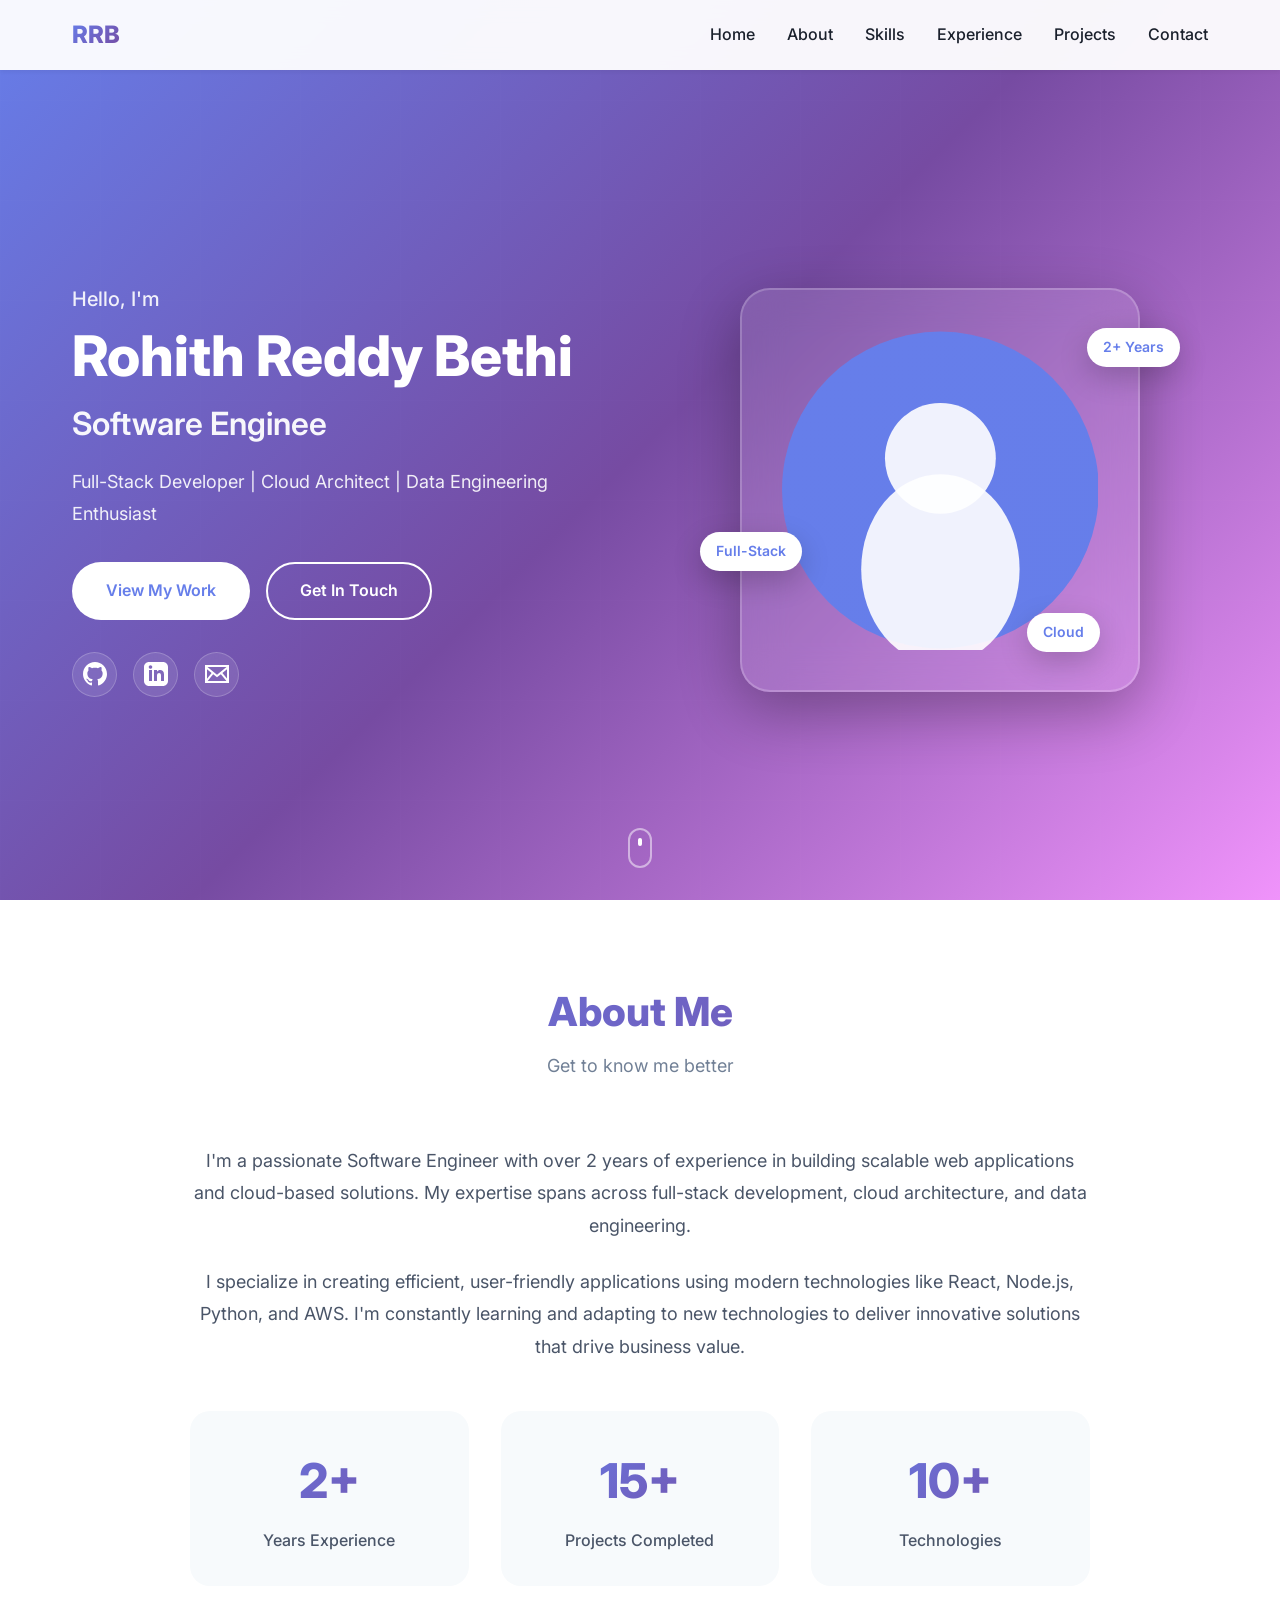
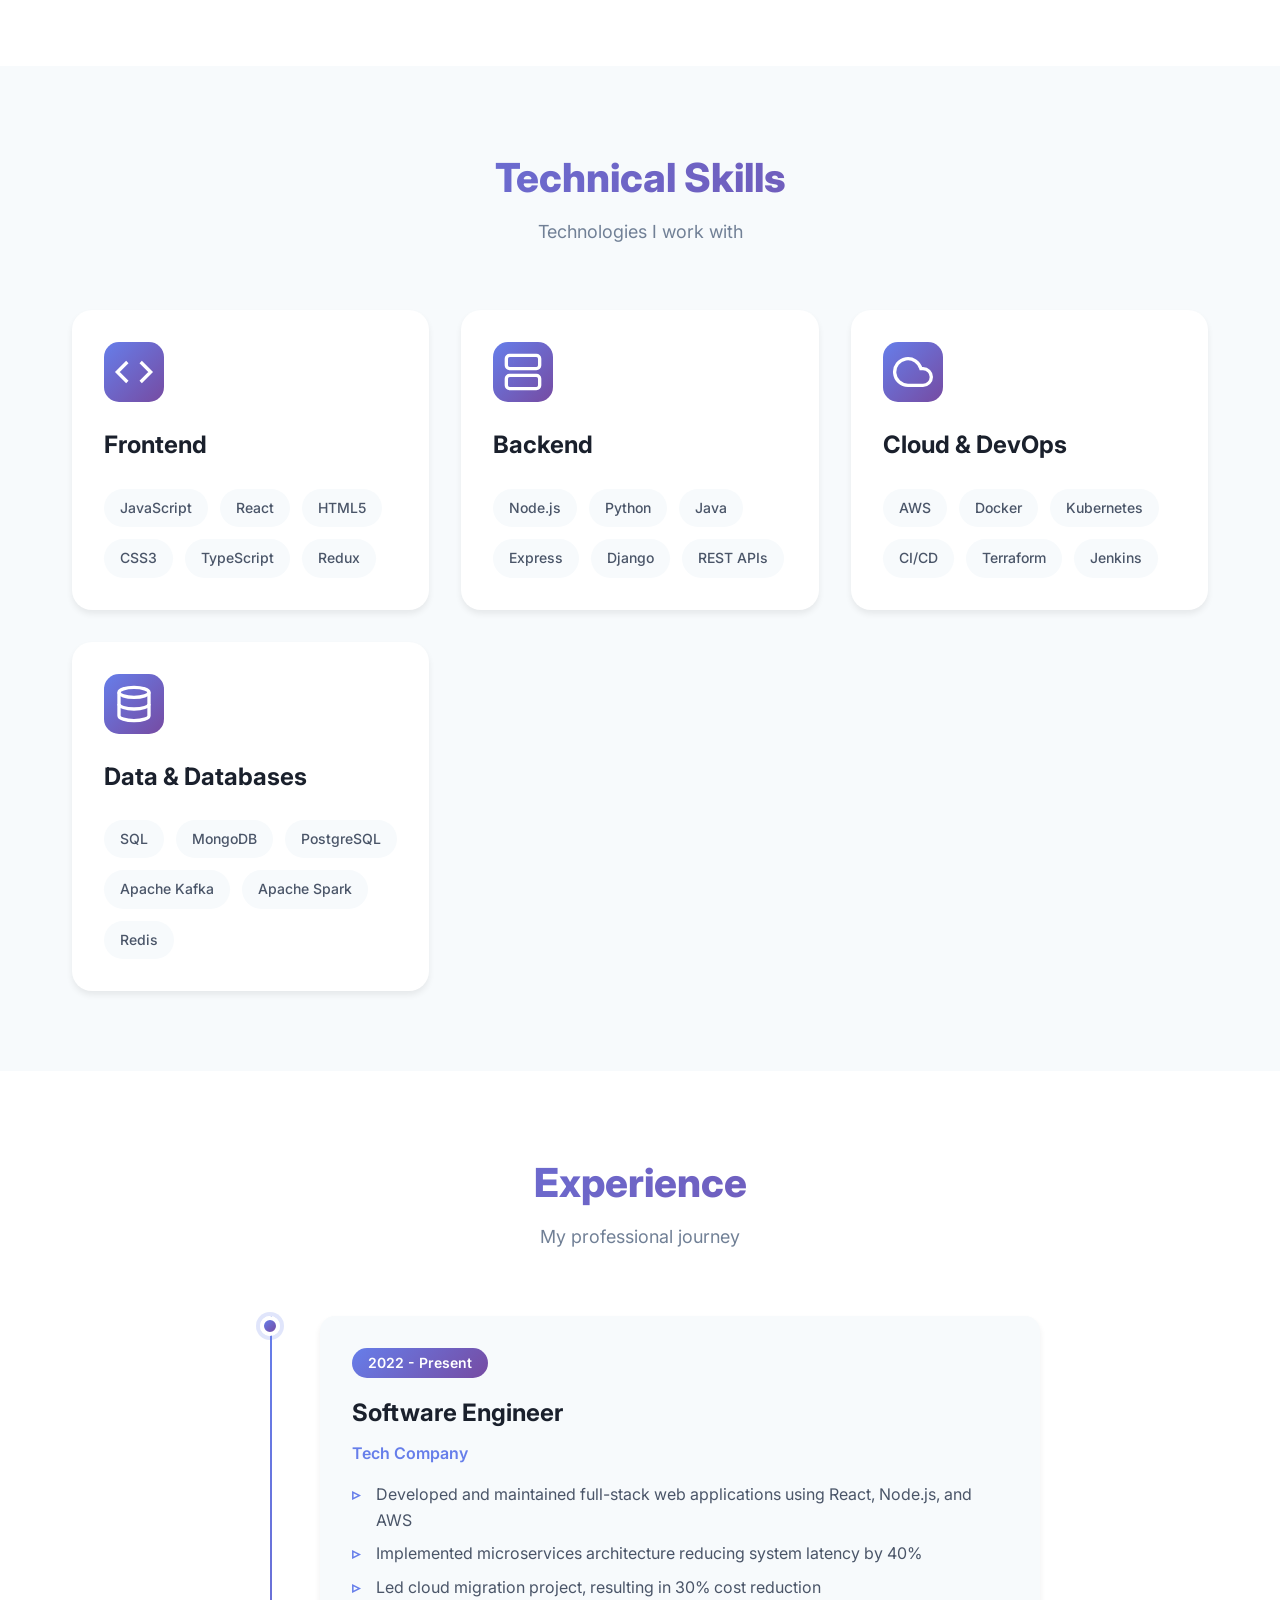
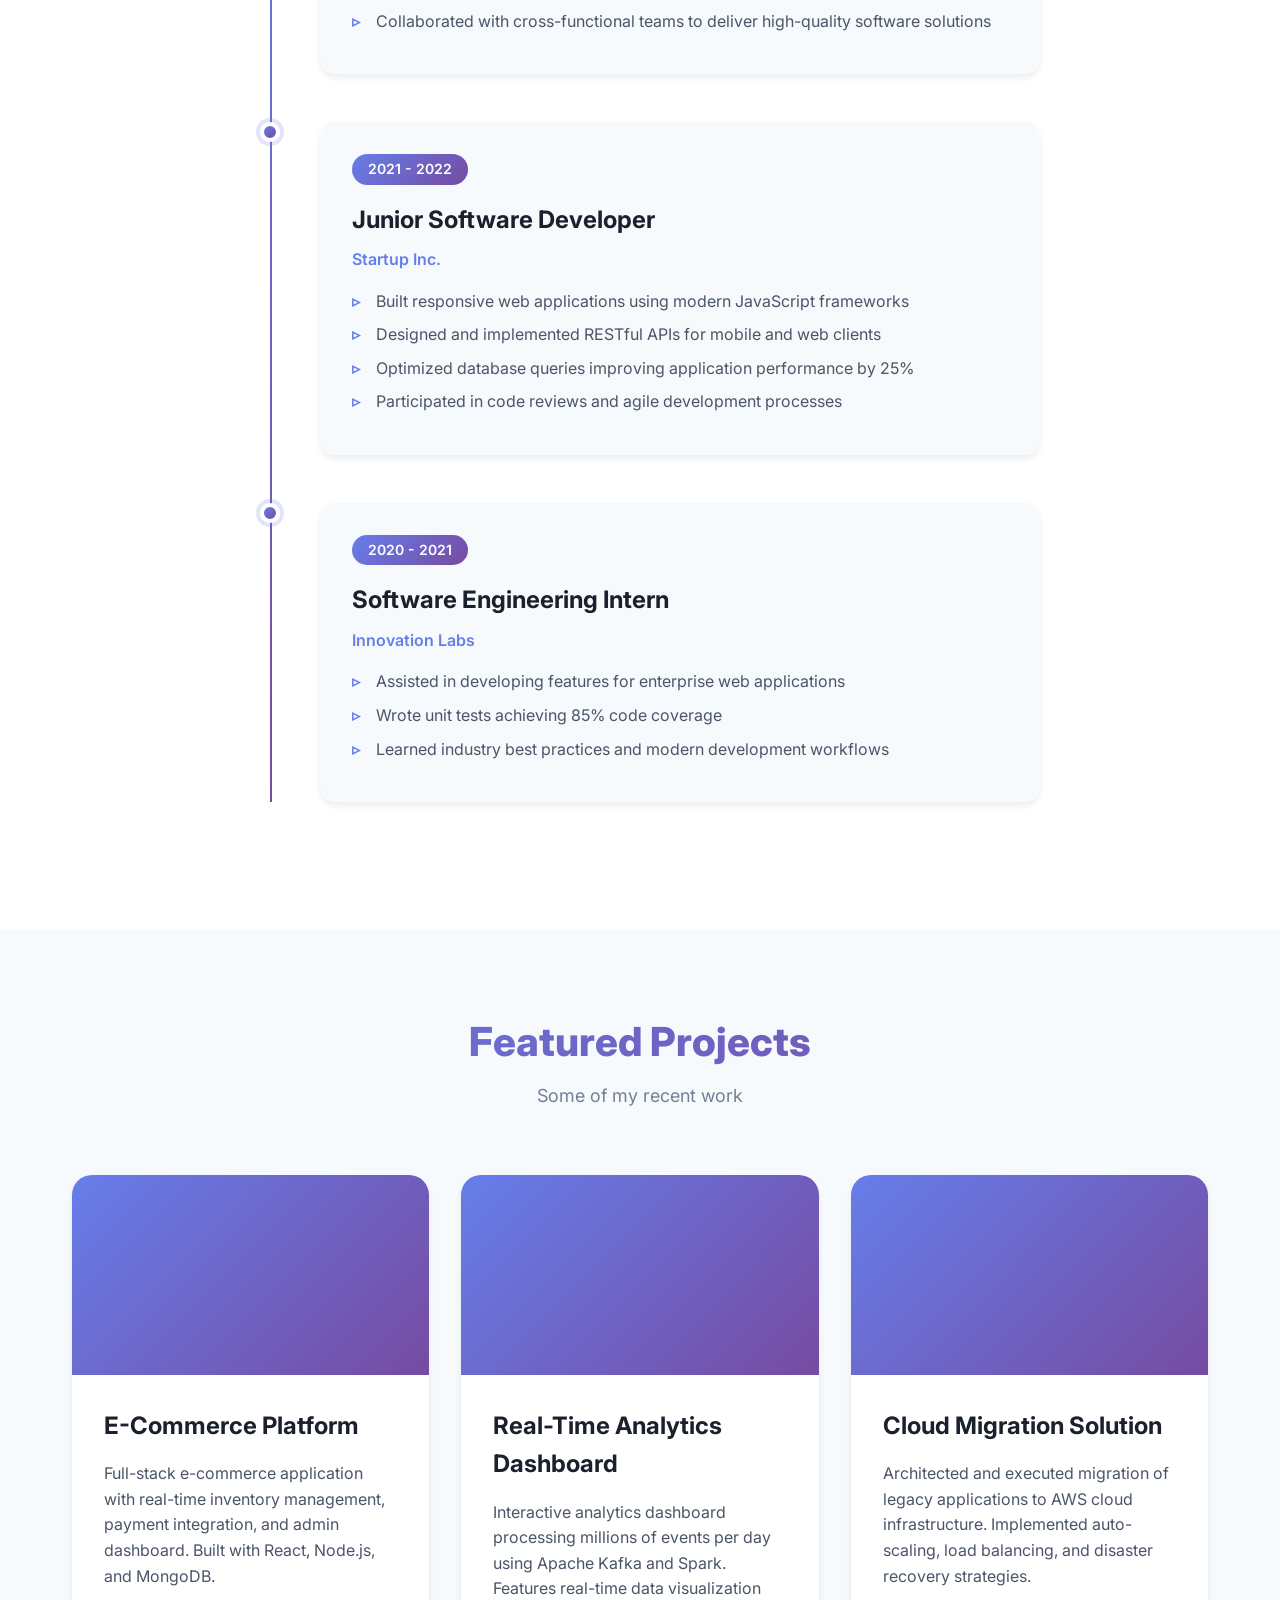
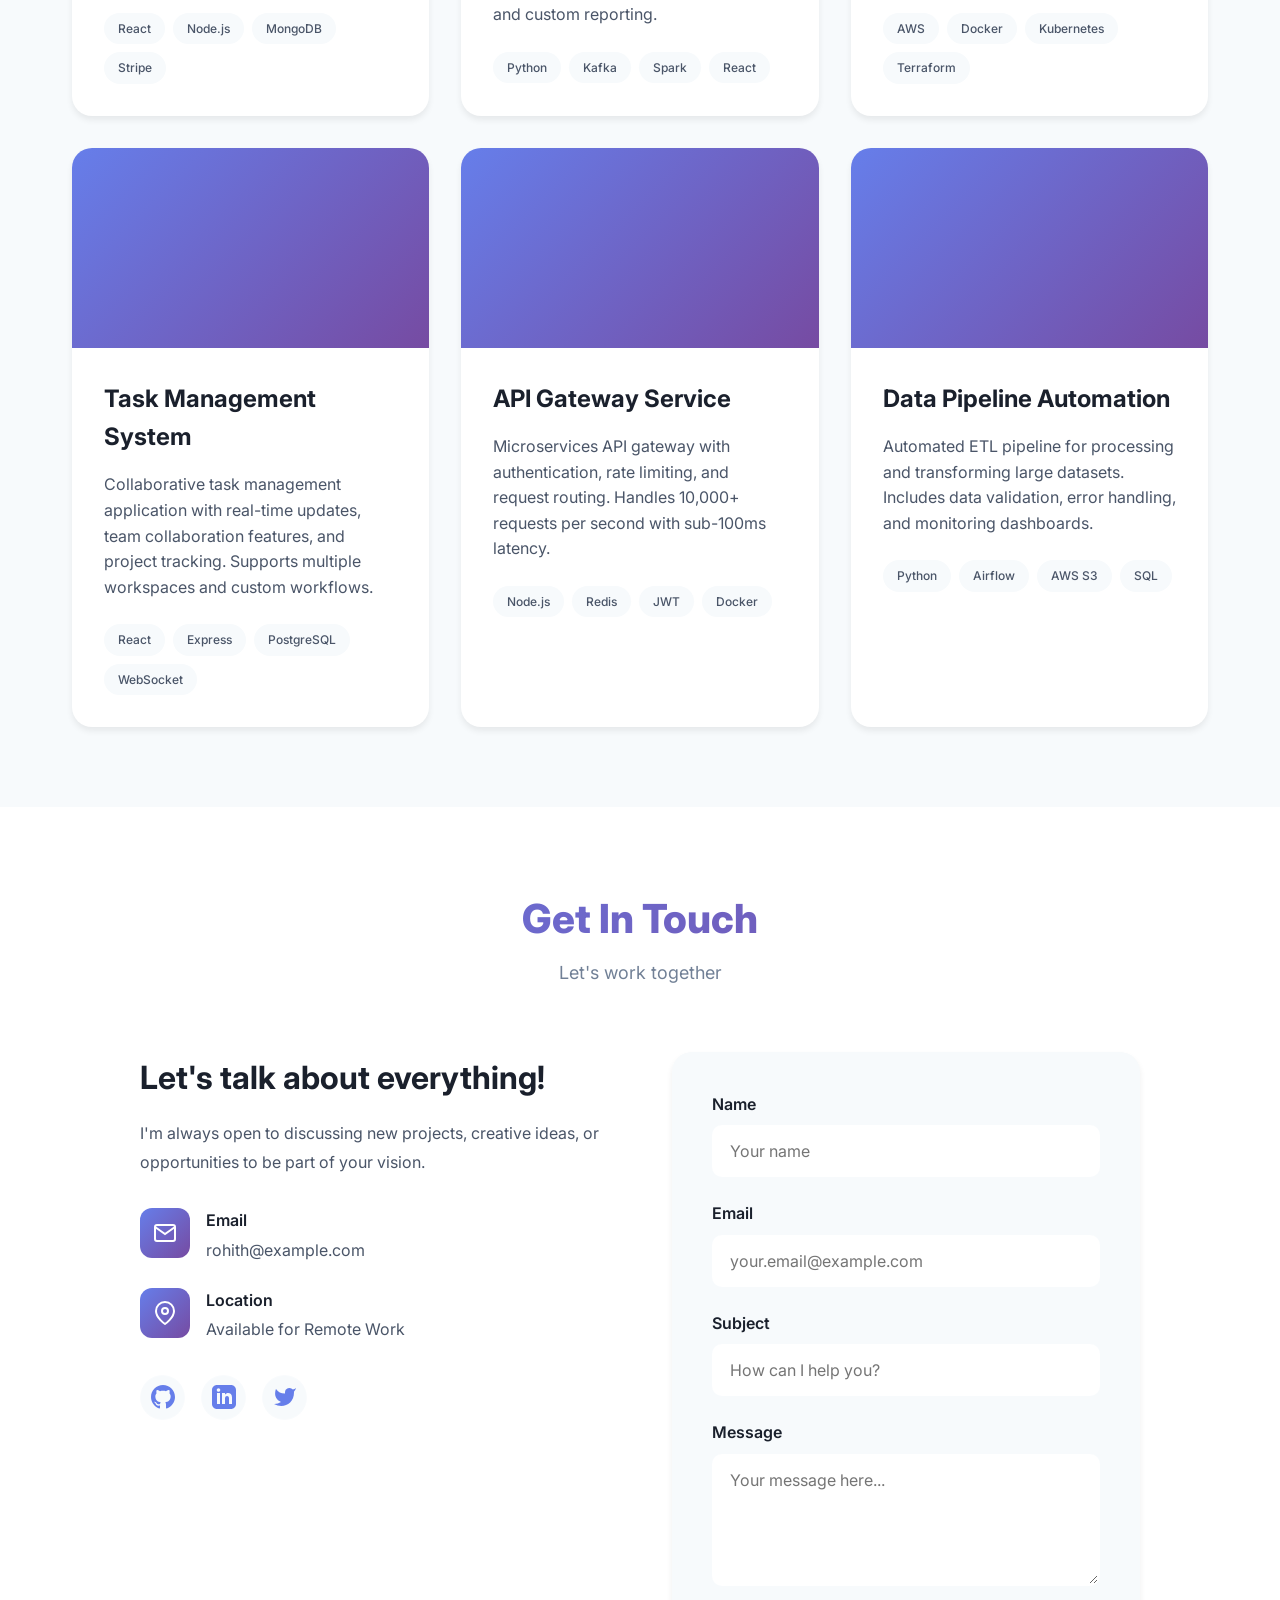
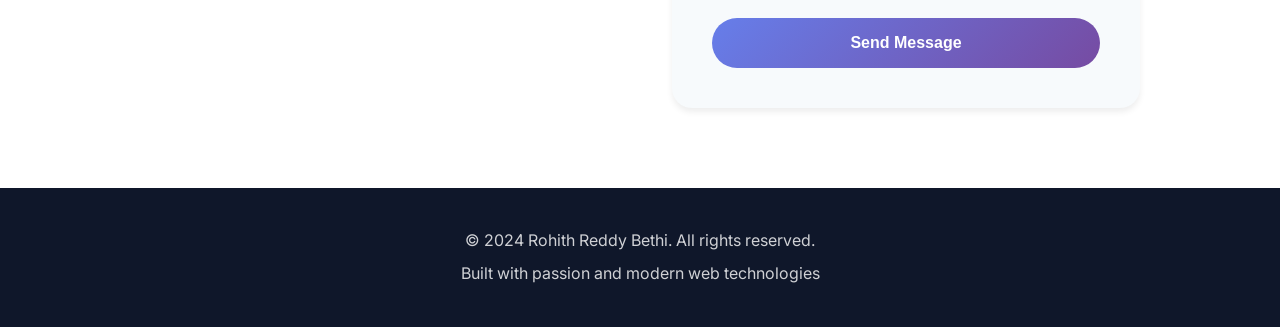
<file: index.html>
<!DOCTYPE html>
<html lang="en">
<head>
    <meta charset="UTF-8">
    <meta name="viewport" content="width=device-width, initial-scale=1.0">
    <title>Rohith Reddy Bethi - Software Engineer Portfolio</title>
    <link rel="stylesheet" href="styles.css">
    <link rel="preconnect" href="https://fonts.googleapis.com">
    <link rel="preconnect" href="https://fonts.gstatic.com" crossorigin>
    <link href="https://fonts.googleapis.com/css2?family=Inter:wght@300;400;500;600;700;800&family=Fira+Code:wght@400;500&display=swap" rel="stylesheet">
</head>
<body>
    <!-- Navigation -->
    <nav class="navbar" id="navbar">
        <div class="nav-container">
            <div class="nav-logo">
                <span class="logo-text">RRB</span>
            </div>
            <ul class="nav-menu" id="nav-menu">
                <li><a href="#home" class="nav-link">Home</a></li>
                <li><a href="#about" class="nav-link">About</a></li>
                <li><a href="#skills" class="nav-link">Skills</a></li>
                <li><a href="#experience" class="nav-link">Experience</a></li>
                <li><a href="#projects" class="nav-link">Projects</a></li>
                <li><a href="#contact" class="nav-link">Contact</a></li>
            </ul>
            <div class="hamburger" id="hamburger">
                <span></span>
                <span></span>
                <span></span>
            </div>
        </div>
    </nav>

    <!-- Hero Section -->
    <section id="home" class="hero">
        <div class="hero-container">
            <div class="hero-content">
                <div class="hero-text">
                    <p class="hero-greeting">Hello, I'm</p>
                    <h1 class="hero-name">Rohith Reddy Bethi</h1>
                    <h2 class="hero-title">Software Engineer</h2>
                    <p class="hero-description">
                        Full-Stack Developer | Cloud Architect | Data Engineering Enthusiast
                    </p>
                    <div class="hero-buttons">
                        <a href="#projects" class="btn btn-primary">View My Work</a>
                        <a href="#contact" class="btn btn-secondary">Get In Touch</a>
                    </div>
                    <div class="hero-social">
                        <a href="https://github.com/rohithreddy" target="_blank" class="social-link" aria-label="GitHub">
                            <svg width="24" height="24" viewBox="0 0 24 24" fill="currentColor">
                                <path d="M12 0c-6.626 0-12 5.373-12 12 0 5.302 3.438 9.8 8.207 11.387.599.111.793-.261.793-.577v-2.234c-3.338.726-4.033-1.416-4.033-1.416-.546-1.387-1.333-1.756-1.333-1.756-1.089-.745.083-.729.083-.729 1.205.084 1.839 1.237 1.839 1.237 1.07 1.834 2.807 1.304 3.492.997.107-.775.418-1.305.762-1.604-2.665-.305-5.467-1.334-5.467-5.931 0-1.311.469-2.381 1.236-3.221-.124-.303-.535-1.524.117-3.176 0 0 1.008-.322 3.301 1.23.957-.266 1.983-.399 3.003-.404 1.02.005 2.047.138 3.006.404 2.291-1.552 3.297-1.23 3.297-1.23.653 1.653.242 2.874.118 3.176.77.84 1.235 1.911 1.235 3.221 0 4.609-2.807 5.624-5.479 5.921.43.372.823 1.102.823 2.222v3.293c0 .319.192.694.801.576 4.765-1.589 8.199-6.086 8.199-11.386 0-6.627-5.373-12-12-12z"/>
                            </svg>
                        </a>
                        <a href="https://linkedin.com/in/rohithreddy" target="_blank" class="social-link" aria-label="LinkedIn">
                            <svg width="24" height="24" viewBox="0 0 24 24" fill="currentColor">
                                <path d="M19 0h-14c-2.761 0-5 2.239-5 5v14c0 2.761 2.239 5 5 5h14c2.762 0 5-2.239 5-5v-14c0-2.761-2.238-5-5-5zm-11 19h-3v-11h3v11zm-1.5-12.268c-.966 0-1.75-.79-1.75-1.764s.784-1.764 1.75-1.764 1.75.79 1.75 1.764-.783 1.764-1.75 1.764zm13.5 12.268h-3v-5.604c0-3.368-4-3.113-4 0v5.604h-3v-11h3v1.765c1.396-2.586 7-2.777 7 2.476v6.759z"/>
                            </svg>
                        </a>
                        <a href="mailto:rohith@example.com" class="social-link" aria-label="Email">
                            <svg width="24" height="24" viewBox="0 0 24 24" fill="currentColor">
                                <path d="M0 3v18h24v-18h-24zm6.623 7.929l-4.623 5.712v-9.458l4.623 3.746zm-4.141-5.929h19.035l-9.517 7.713-9.518-7.713zm5.694 7.188l3.824 3.099 3.83-3.104 5.612 6.817h-18.779l5.513-6.812zm9.208-1.264l4.616-3.741v9.348l-4.616-5.607z"/>
                            </svg>
                        </a>
                    </div>
                </div>
                <div class="hero-image">
                    <div class="profile-card">
                        <div class="profile-img-wrapper">
                            <div class="profile-img">
                                <svg viewBox="0 0 200 200" fill="none" xmlns="http://www.w3.org/2000/svg">
                                    <circle cx="100" cy="100" r="100" fill="url(#gradient1)"/>
                                    <circle cx="100" cy="80" r="35" fill="white" opacity="0.9"/>
                                    <ellipse cx="100" cy="150" rx="50" ry="60" fill="white" opacity="0.9"/>
                                    <defs>
                                        <linearGradient id="gradient1" x1="0" y1="0" x2="200" y2="200">
                                            <stop offset="0%" stop-color="#667eea"/>
                                            <stop offset="100%" stop-color="#764ba2"/>
                                        </linearGradient>
                                    </defs>
                                </svg>
                            </div>
                        </div>
                        <div class="floating-badge badge-1">2+ Years</div>
                        <div class="floating-badge badge-2">Full-Stack</div>
                        <div class="floating-badge badge-3">Cloud</div>
                    </div>
                </div>
            </div>
        </div>
        <div class="scroll-indicator">
            <span></span>
        </div>
    </section>

    <!-- About Section -->
    <section id="about" class="about section-padding">
        <div class="container">
            <div class="section-header">
                <h2 class="section-title">About Me</h2>
                <p class="section-subtitle">Get to know me better</p>
            </div>
            <div class="about-content">
                <div class="about-text">
                    <p class="about-description">
                        I'm a passionate Software Engineer with over 2 years of experience in building scalable web applications 
                        and cloud-based solutions. My expertise spans across full-stack development, cloud architecture, and 
                        data engineering.
                    </p>
                    <p class="about-description">
                        I specialize in creating efficient, user-friendly applications using modern technologies like React, 
                        Node.js, Python, and AWS. I'm constantly learning and adapting to new technologies to deliver 
                        innovative solutions that drive business value.
                    </p>
                    <div class="about-stats">
                        <div class="stat-item">
                            <h3 class="stat-number">2+</h3>
                            <p class="stat-label">Years Experience</p>
                        </div>
                        <div class="stat-item">
                            <h3 class="stat-number">15+</h3>
                            <p class="stat-label">Projects Completed</p>
                        </div>
                        <div class="stat-item">
                            <h3 class="stat-number">10+</h3>
                            <p class="stat-label">Technologies</p>
                        </div>
                    </div>
                </div>
            </div>
        </div>
    </section>

    <!-- Skills Section -->
    <section id="skills" class="skills section-padding">
        <div class="container">
            <div class="section-header">
                <h2 class="section-title">Technical Skills</h2>
                <p class="section-subtitle">Technologies I work with</p>
            </div>
            <div class="skills-grid">
                <div class="skill-category">
                    <div class="category-icon">
                        <svg width="40" height="40" viewBox="0 0 24 24" fill="none" stroke="currentColor" stroke-width="2">
                            <polyline points="16 18 22 12 16 6"></polyline>
                            <polyline points="8 6 2 12 8 18"></polyline>
                        </svg>
                    </div>
                    <h3 class="category-title">Frontend</h3>
                    <div class="skills-list">
                        <span class="skill-tag">JavaScript</span>
                        <span class="skill-tag">React</span>
                        <span class="skill-tag">HTML5</span>
                        <span class="skill-tag">CSS3</span>
                        <span class="skill-tag">TypeScript</span>
                        <span class="skill-tag">Redux</span>
                    </div>
                </div>
                <div class="skill-category">
                    <div class="category-icon">
                        <svg width="40" height="40" viewBox="0 0 24 24" fill="none" stroke="currentColor" stroke-width="2">
                            <rect x="2" y="2" width="20" height="8" rx="2" ry="2"></rect>
                            <rect x="2" y="14" width="20" height="8" rx="2" ry="2"></rect>
                            <line x1="6" y1="6" x2="6.01" y2="6"></line>
                            <line x1="6" y1="18" x2="6.01" y2="18"></line>
                        </svg>
                    </div>
                    <h3 class="category-title">Backend</h3>
                    <div class="skills-list">
                        <span class="skill-tag">Node.js</span>
                        <span class="skill-tag">Python</span>
                        <span class="skill-tag">Java</span>
                        <span class="skill-tag">Express</span>
                        <span class="skill-tag">Django</span>
                        <span class="skill-tag">REST APIs</span>
                    </div>
                </div>
                <div class="skill-category">
                    <div class="category-icon">
                        <svg width="40" height="40" viewBox="0 0 24 24" fill="none" stroke="currentColor" stroke-width="2">
                            <path d="M18 10h-1.26A8 8 0 1 0 9 20h9a5 5 0 0 0 0-10z"></path>
                        </svg>
                    </div>
                    <h3 class="category-title">Cloud & DevOps</h3>
                    <div class="skills-list">
                        <span class="skill-tag">AWS</span>
                        <span class="skill-tag">Docker</span>
                        <span class="skill-tag">Kubernetes</span>
                        <span class="skill-tag">CI/CD</span>
                        <span class="skill-tag">Terraform</span>
                        <span class="skill-tag">Jenkins</span>
                    </div>
                </div>
                <div class="skill-category">
                    <div class="category-icon">
                        <svg width="40" height="40" viewBox="0 0 24 24" fill="none" stroke="currentColor" stroke-width="2">
                            <ellipse cx="12" cy="5" rx="9" ry="3"></ellipse>
                            <path d="M21 12c0 1.66-4 3-9 3s-9-1.34-9-3"></path>
                            <path d="M3 5v14c0 1.66 4 3 9 3s9-1.34 9-3V5"></path>
                        </svg>
                    </div>
                    <h3 class="category-title">Data & Databases</h3>
                    <div class="skills-list">
                        <span class="skill-tag">SQL</span>
                        <span class="skill-tag">MongoDB</span>
                        <span class="skill-tag">PostgreSQL</span>
                        <span class="skill-tag">Apache Kafka</span>
                        <span class="skill-tag">Apache Spark</span>
                        <span class="skill-tag">Redis</span>
                    </div>
                </div>
            </div>
        </div>
    </section>

    <!-- Experience Section -->
    <section id="experience" class="experience section-padding">
        <div class="container">
            <div class="section-header">
                <h2 class="section-title">Experience</h2>
                <p class="section-subtitle">My professional journey</p>
            </div>
            <div class="timeline">
                <div class="timeline-item">
                    <div class="timeline-dot"></div>
                    <div class="timeline-content">
                        <div class="timeline-date">2022 - Present</div>
                        <h3 class="timeline-title">Software Engineer</h3>
                        <p class="timeline-company">Tech Company</p>
                        <ul class="timeline-description">
                            <li>Developed and maintained full-stack web applications using React, Node.js, and AWS</li>
                            <li>Implemented microservices architecture reducing system latency by 40%</li>
                            <li>Led cloud migration project, resulting in 30% cost reduction</li>
                            <li>Collaborated with cross-functional teams to deliver high-quality software solutions</li>
                        </ul>
                    </div>
                </div>
                <div class="timeline-item">
                    <div class="timeline-dot"></div>
                    <div class="timeline-content">
                        <div class="timeline-date">2021 - 2022</div>
                        <h3 class="timeline-title">Junior Software Developer</h3>
                        <p class="timeline-company">Startup Inc.</p>
                        <ul class="timeline-description">
                            <li>Built responsive web applications using modern JavaScript frameworks</li>
                            <li>Designed and implemented RESTful APIs for mobile and web clients</li>
                            <li>Optimized database queries improving application performance by 25%</li>
                            <li>Participated in code reviews and agile development processes</li>
                        </ul>
                    </div>
                </div>
                <div class="timeline-item">
                    <div class="timeline-dot"></div>
                    <div class="timeline-content">
                        <div class="timeline-date">2020 - 2021</div>
                        <h3 class="timeline-title">Software Engineering Intern</h3>
                        <p class="timeline-company">Innovation Labs</p>
                        <ul class="timeline-description">
                            <li>Assisted in developing features for enterprise web applications</li>
                            <li>Wrote unit tests achieving 85% code coverage</li>
                            <li>Learned industry best practices and modern development workflows</li>
                        </ul>
                    </div>
                </div>
            </div>
        </div>
    </section>

    <!-- Projects Section -->
    <section id="projects" class="projects section-padding">
        <div class="container">
            <div class="section-header">
                <h2 class="section-title">Featured Projects</h2>
                <p class="section-subtitle">Some of my recent work</p>
            </div>
            <div class="projects-grid">
                <div class="project-card">
                    <div class="project-image">
                        <div class="project-overlay">
                            <div class="project-links">
                                <a href="#" class="project-link">View Demo</a>
                                <a href="#" class="project-link">Source Code</a>
                            </div>
                        </div>
                    </div>
                    <div class="project-content">
                        <h3 class="project-title">E-Commerce Platform</h3>
                        <p class="project-description">
                            Full-stack e-commerce application with real-time inventory management, payment integration, 
                            and admin dashboard. Built with React, Node.js, and MongoDB.
                        </p>
                        <div class="project-tags">
                            <span class="project-tag">React</span>
                            <span class="project-tag">Node.js</span>
                            <span class="project-tag">MongoDB</span>
                            <span class="project-tag">Stripe</span>
                        </div>
                    </div>
                </div>
                <div class="project-card">
                    <div class="project-image">
                        <div class="project-overlay">
                            <div class="project-links">
                                <a href="#" class="project-link">View Demo</a>
                                <a href="#" class="project-link">Source Code</a>
                            </div>
                        </div>
                    </div>
                    <div class="project-content">
                        <h3 class="project-title">Real-Time Analytics Dashboard</h3>
                        <p class="project-description">
                            Interactive analytics dashboard processing millions of events per day using Apache Kafka 
                            and Spark. Features real-time data visualization and custom reporting.
                        </p>
                        <div class="project-tags">
                            <span class="project-tag">Python</span>
                            <span class="project-tag">Kafka</span>
                            <span class="project-tag">Spark</span>
                            <span class="project-tag">React</span>
                        </div>
                    </div>
                </div>
                <div class="project-card">
                    <div class="project-image">
                        <div class="project-overlay">
                            <div class="project-links">
                                <a href="#" class="project-link">View Demo</a>
                                <a href="#" class="project-link">Source Code</a>
                            </div>
                        </div>
                    </div>
                    <div class="project-content">
                        <h3 class="project-title">Cloud Migration Solution</h3>
                        <p class="project-description">
                            Architected and executed migration of legacy applications to AWS cloud infrastructure. 
                            Implemented auto-scaling, load balancing, and disaster recovery strategies.
                        </p>
                        <div class="project-tags">
                            <span class="project-tag">AWS</span>
                            <span class="project-tag">Docker</span>
                            <span class="project-tag">Kubernetes</span>
                            <span class="project-tag">Terraform</span>
                        </div>
                    </div>
                </div>
                <div class="project-card">
                    <div class="project-image">
                        <div class="project-overlay">
                            <div class="project-links">
                                <a href="#" class="project-link">View Demo</a>
                                <a href="#" class="project-link">Source Code</a>
                            </div>
                        </div>
                    </div>
                    <div class="project-content">
                        <h3 class="project-title">Task Management System</h3>
                        <p class="project-description">
                            Collaborative task management application with real-time updates, team collaboration features, 
                            and project tracking. Supports multiple workspaces and custom workflows.
                        </p>
                        <div class="project-tags">
                            <span class="project-tag">React</span>
                            <span class="project-tag">Express</span>
                            <span class="project-tag">PostgreSQL</span>
                            <span class="project-tag">WebSocket</span>
                        </div>
                    </div>
                </div>
                <div class="project-card">
                    <div class="project-image">
                        <div class="project-overlay">
                            <div class="project-links">
                                <a href="#" class="project-link">View Demo</a>
                                <a href="#" class="project-link">Source Code</a>
                            </div>
                        </div>
                    </div>
                    <div class="project-content">
                        <h3 class="project-title">API Gateway Service</h3>
                        <p class="project-description">
                            Microservices API gateway with authentication, rate limiting, and request routing. 
                            Handles 10,000+ requests per second with sub-100ms latency.
                        </p>
                        <div class="project-tags">
                            <span class="project-tag">Node.js</span>
                            <span class="project-tag">Redis</span>
                            <span class="project-tag">JWT</span>
                            <span class="project-tag">Docker</span>
                        </div>
                    </div>
                </div>
                <div class="project-card">
                    <div class="project-image">
                        <div class="project-overlay">
                            <div class="project-links">
                                <a href="#" class="project-link">View Demo</a>
                                <a href="#" class="project-link">Source Code</a>
                            </div>
                        </div>
                    </div>
                    <div class="project-content">
                        <h3 class="project-title">Data Pipeline Automation</h3>
                        <p class="project-description">
                            Automated ETL pipeline for processing and transforming large datasets. Includes data 
                            validation, error handling, and monitoring dashboards.
                        </p>
                        <div class="project-tags">
                            <span class="project-tag">Python</span>
                            <span class="project-tag">Airflow</span>
                            <span class="project-tag">AWS S3</span>
                            <span class="project-tag">SQL</span>
                        </div>
                    </div>
                </div>
            </div>
        </div>
    </section>

    <!-- Contact Section -->
    <section id="contact" class="contact section-padding">
        <div class="container">
            <div class="section-header">
                <h2 class="section-title">Get In Touch</h2>
                <p class="section-subtitle">Let's work together</p>
            </div>
            <div class="contact-content">
                <div class="contact-info">
                    <h3 class="contact-info-title">Let's talk about everything!</h3>
                    <p class="contact-info-text">
                        I'm always open to discussing new projects, creative ideas, or opportunities to be part of your vision.
                    </p>
                    <div class="contact-details">
                        <div class="contact-item">
                            <div class="contact-icon">
                                <svg width="24" height="24" viewBox="0 0 24 24" fill="none" stroke="currentColor" stroke-width="2">
                                    <path d="M4 4h16c1.1 0 2 .9 2 2v12c0 1.1-.9 2-2 2H4c-1.1 0-2-.9-2-2V6c0-1.1.9-2 2-2z"></path>
                                    <polyline points="22,6 12,13 2,6"></polyline>
                                </svg>
                            </div>
                            <div>
                                <h4>Email</h4>
                                <p>rohith@example.com</p>
                            </div>
                        </div>
                        <div class="contact-item">
                            <div class="contact-icon">
                                <svg width="24" height="24" viewBox="0 0 24 24" fill="none" stroke="currentColor" stroke-width="2">
                                    <path d="M21 10c0 7-9 13-9 13s-9-6-9-13a9 9 0 0 1 18 0z"></path>
                                    <circle cx="12" cy="10" r="3"></circle>
                                </svg>
                            </div>
                            <div>
                                <h4>Location</h4>
                                <p>Available for Remote Work</p>
                            </div>
                        </div>
                    </div>
                    <div class="contact-social">
                        <a href="https://github.com/rohithreddy" target="_blank" class="social-link">
                            <svg width="24" height="24" viewBox="0 0 24 24" fill="currentColor">
                                <path d="M12 0c-6.626 0-12 5.373-12 12 0 5.302 3.438 9.8 8.207 11.387.599.111.793-.261.793-.577v-2.234c-3.338.726-4.033-1.416-4.033-1.416-.546-1.387-1.333-1.756-1.333-1.756-1.089-.745.083-.729.083-.729 1.205.084 1.839 1.237 1.839 1.237 1.07 1.834 2.807 1.304 3.492.997.107-.775.418-1.305.762-1.604-2.665-.305-5.467-1.334-5.467-5.931 0-1.311.469-2.381 1.236-3.221-.124-.303-.535-1.524.117-3.176 0 0 1.008-.322 3.301 1.23.957-.266 1.983-.399 3.003-.404 1.02.005 2.047.138 3.006.404 2.291-1.552 3.297-1.23 3.297-1.23.653 1.653.242 2.874.118 3.176.77.84 1.235 1.911 1.235 3.221 0 4.609-2.807 5.624-5.479 5.921.43.372.823 1.102.823 2.222v3.293c0 .319.192.694.801.576 4.765-1.589 8.199-6.086 8.199-11.386 0-6.627-5.373-12-12-12z"/>
                            </svg>
                        </a>
                        <a href="https://linkedin.com/in/rohithreddy" target="_blank" class="social-link">
                            <svg width="24" height="24" viewBox="0 0 24 24" fill="currentColor">
                                <path d="M19 0h-14c-2.761 0-5 2.239-5 5v14c0 2.761 2.239 5 5 5h14c2.762 0 5-2.239 5-5v-14c0-2.761-2.238-5-5-5zm-11 19h-3v-11h3v11zm-1.5-12.268c-.966 0-1.75-.79-1.75-1.764s.784-1.764 1.75-1.764 1.75.79 1.75 1.764-.783 1.764-1.75 1.764zm13.5 12.268h-3v-5.604c0-3.368-4-3.113-4 0v5.604h-3v-11h3v1.765c1.396-2.586 7-2.777 7 2.476v6.759z"/>
                            </svg>
                        </a>
                        <a href="https://twitter.com/rohithreddy" target="_blank" class="social-link">
                            <svg width="24" height="24" viewBox="0 0 24 24" fill="currentColor">
                                <path d="M23 3a10.9 10.9 0 01-3.14 1.53 4.48 4.48 0 00-7.86 3v1A10.66 10.66 0 013 4s-4 9 5 13a11.64 11.64 0 01-7 2c9 5 20 0 20-11.5a4.5 4.5 0 00-.08-.83A7.72 7.72 0 0023 3z"></path>
                            </svg>
                        </a>
                    </div>
                </div>
                <form id="contact-form" class="contact-form">
                    <div class="form-group">
                        <label for="name">Name</label>
                        <input type="text" id="name" name="name" required placeholder="Your name">
                    </div>
                    <div class="form-group">
                        <label for="email">Email</label>
                        <input type="email" id="email" name="email" required placeholder="your.email@example.com">
                    </div>
                    <div class="form-group">
                        <label for="subject">Subject</label>
                        <input type="text" id="subject" name="subject" required placeholder="How can I help you?">
                    </div>
                    <div class="form-group">
                        <label for="message">Message</label>
                        <textarea id="message" name="message" rows="5" required placeholder="Your message here..."></textarea>
                    </div>
                    <button type="submit" class="btn btn-primary btn-submit">Send Message</button>
                </form>
            </div>
        </div>
    </section>

    <!-- Footer -->
    <footer class="footer">
        <div class="container">
            <div class="footer-content">
                <p class="footer-text">&copy; 2024 Rohith Reddy Bethi. All rights reserved.</p>
                <p class="footer-text">Built with passion and modern web technologies</p>
            </div>
        </div>
    </footer>

    <script src="script.js"></script>
</body>
</html>
</file>
<file: styles.css>
/* ===== CSS Reset & Base Styles ===== */
* {
    margin: 0;
    padding: 0;
    box-sizing: border-box;
}

:root {
    --primary-color: #667eea;
    --secondary-color: #764ba2;
    --accent-color: #f093fb;
    --text-primary: #1a202c;
    --text-secondary: #4a5568;
    --text-light: #718096;
    --bg-primary: #ffffff;
    --bg-secondary: #f7fafc;
    --bg-dark: #0f172a;
    --gradient-1: linear-gradient(135deg, #667eea 0%, #764ba2 100%);
    --gradient-2: linear-gradient(135deg, #f093fb 0%, #f5576c 100%);
    --gradient-3: linear-gradient(135deg, #4facfe 0%, #00f2fe 100%);
    --shadow-sm: 0 2px 4px rgba(0, 0, 0, 0.05);
    --shadow-md: 0 4px 6px rgba(0, 0, 0, 0.07);
    --shadow-lg: 0 10px 15px rgba(0, 0, 0, 0.1);
    --shadow-xl: 0 20px 25px rgba(0, 0, 0, 0.15);
    --transition: all 0.3s cubic-bezier(0.4, 0, 0.2, 1);
}

html {
    scroll-behavior: smooth;
    font-size: 16px;
}

body {
    font-family: 'Inter', -apple-system, BlinkMacSystemFont, 'Segoe UI', Roboto, Oxygen, Ubuntu, Cantarell, sans-serif;
    line-height: 1.6;
    color: var(--text-primary);
    background: var(--bg-secondary);
    overflow-x: hidden;
}

.container {
    max-width: 1200px;
    margin: 0 auto;
    padding: 0 2rem;
}

.section-padding {
    padding: 5rem 0;
}

/* ===== Navigation ===== */
.navbar {
    position: fixed;
    top: 0;
    left: 0;
    right: 0;
    background: rgba(255, 255, 255, 0.95);
    backdrop-filter: blur(10px);
    box-shadow: var(--shadow-sm);
    z-index: 1000;
    transition: var(--transition);
}

.navbar.scrolled {
    box-shadow: var(--shadow-md);
}

.nav-container {
    max-width: 1200px;
    margin: 0 auto;
    padding: 1rem 2rem;
    display: flex;
    justify-content: space-between;
    align-items: center;
}

.nav-logo {
    font-size: 1.5rem;
    font-weight: 800;
}

.logo-text {
    background: var(--gradient-1);
    -webkit-background-clip: text;
    -webkit-text-fill-color: transparent;
    background-clip: text;
}

.nav-menu {
    display: flex;
    list-style: none;
    gap: 2rem;
}

.nav-link {
    color: var(--text-primary);
    text-decoration: none;
    font-weight: 500;
    position: relative;
    transition: var(--transition);
}

.nav-link::after {
    content: '';
    position: absolute;
    bottom: -5px;
    left: 0;
    width: 0;
    height: 2px;
    background: var(--gradient-1);
    transition: var(--transition);
}

.nav-link:hover {
    color: var(--primary-color);
}

.nav-link:hover::after {
    width: 100%;
}

.hamburger {
    display: none;
    flex-direction: column;
    cursor: pointer;
    gap: 4px;
}

.hamburger span {
    width: 25px;
    height: 3px;
    background: var(--text-primary);
    border-radius: 3px;
    transition: var(--transition);
}

/* ===== Hero Section ===== */
.hero {
    min-height: 100vh;
    display: flex;
    align-items: center;
    justify-content: center;
    background: linear-gradient(135deg, #667eea 0%, #764ba2 50%, #f093fb 100%);
    position: relative;
    overflow: hidden;
    padding-top: 80px;
}

.hero::before {
    content: '';
    position: absolute;
    top: 0;
    left: 0;
    right: 0;
    bottom: 0;
    background: url('data:image/svg+xml,<svg width="100" height="100" xmlns="http://www.w3.org/2000/svg"><defs><pattern id="grid" width="100" height="100" patternUnits="userSpaceOnUse"><path d="M 100 0 L 0 0 0 100" fill="none" stroke="rgba(255,255,255,0.05)" stroke-width="1"/></pattern></defs><rect width="100%" height="100%" fill="url(%23grid)"/></svg>');
    opacity: 0.3;
}

.hero-container {
    position: relative;
    z-index: 1;
    width: 100%;
    max-width: 1200px;
    padding: 0 2rem;
}

.hero-content {
    display: grid;
    grid-template-columns: 1fr 1fr;
    gap: 4rem;
    align-items: center;
}

.hero-text {
    color: white;
}

.hero-greeting {
    font-size: 1.25rem;
    font-weight: 500;
    margin-bottom: 0.5rem;
    opacity: 0.9;
    animation: fadeInUp 0.6s ease-out;
}

.hero-name {
    font-size: 3.5rem;
    font-weight: 800;
    margin-bottom: 0.5rem;
    line-height: 1.2;
    animation: fadeInUp 0.6s ease-out 0.1s backwards;
}

.hero-title {
    font-size: 2rem;
    font-weight: 600;
    margin-bottom: 1rem;
    opacity: 0.95;
    animation: fadeInUp 0.6s ease-out 0.2s backwards;
}

.hero-description {
    font-size: 1.125rem;
    margin-bottom: 2rem;
    opacity: 0.9;
    line-height: 1.8;
    animation: fadeInUp 0.6s ease-out 0.3s backwards;
}

.hero-buttons {
    display: flex;
    gap: 1rem;
    margin-bottom: 2rem;
    animation: fadeInUp 0.6s ease-out 0.4s backwards;
}

.btn {
    padding: 0.875rem 2rem;
    border-radius: 50px;
    text-decoration: none;
    font-weight: 600;
    transition: var(--transition);
    display: inline-block;
    border: 2px solid transparent;
}

.btn-primary {
    background: white;
    color: var(--primary-color);
}

.btn-primary:hover {
    transform: translateY(-2px);
    box-shadow: 0 10px 20px rgba(0, 0, 0, 0.2);
}

.btn-secondary {
    background: transparent;
    color: white;
    border-color: white;
}

.btn-secondary:hover {
    background: white;
    color: var(--primary-color);
    transform: translateY(-2px);
}

.hero-social {
    display: flex;
    gap: 1rem;
    animation: fadeInUp 0.6s ease-out 0.5s backwards;
}

.social-link {
    width: 45px;
    height: 45px;
    border-radius: 50%;
    background: rgba(255, 255, 255, 0.1);
    backdrop-filter: blur(10px);
    display: flex;
    align-items: center;
    justify-content: center;
    color: white;
    transition: var(--transition);
    border: 1px solid rgba(255, 255, 255, 0.2);
}

.social-link:hover {
    background: white;
    color: var(--primary-color);
    transform: translateY(-3px);
}

.hero-image {
    display: flex;
    justify-content: center;
    align-items: center;
    animation: fadeInRight 0.8s ease-out 0.3s backwards;
}

.profile-card {
    position: relative;
    width: 100%;
    max-width: 400px;
}

.profile-img-wrapper {
    position: relative;
    width: 100%;
    padding-bottom: 100%;
    border-radius: 30px;
    overflow: hidden;
    background: rgba(255, 255, 255, 0.1);
    backdrop-filter: blur(20px);
    border: 2px solid rgba(255, 255, 255, 0.2);
    box-shadow: 0 20px 60px rgba(0, 0, 0, 0.3);
}

.profile-img {
    position: absolute;
    top: 0;
    left: 0;
    width: 100%;
    height: 100%;
    display: flex;
    align-items: center;
    justify-content: center;
}

.profile-img svg {
    width: 80%;
    height: 80%;
}

.floating-badge {
    position: absolute;
    background: white;
    color: var(--primary-color);
    padding: 0.5rem 1rem;
    border-radius: 50px;
    font-weight: 600;
    font-size: 0.875rem;
    box-shadow: 0 10px 30px rgba(0, 0, 0, 0.2);
    animation: float 3s ease-in-out infinite;
}

.badge-1 {
    top: 10%;
    right: -10%;
    animation-delay: 0s;
}

.badge-2 {
    bottom: 30%;
    left: -10%;
    animation-delay: 1s;
}

.badge-3 {
    bottom: 10%;
    right: 10%;
    animation-delay: 2s;
}

.scroll-indicator {
    position: absolute;
    bottom: 2rem;
    left: 50%;
    transform: translateX(-50%);
    animation: bounce 2s infinite;
}

.scroll-indicator span {
    display: block;
    width: 24px;
    height: 40px;
    border: 2px solid rgba(255, 255, 255, 0.5);
    border-radius: 50px;
    position: relative;
}

.scroll-indicator span::before {
    content: '';
    position: absolute;
    top: 8px;
    left: 50%;
    transform: translateX(-50%);
    width: 4px;
    height: 8px;
    background: white;
    border-radius: 2px;
    animation: scroll 2s infinite;
}

/* ===== Section Headers ===== */
.section-header {
    text-align: center;
    margin-bottom: 4rem;
}

.section-title {
    font-size: 2.5rem;
    font-weight: 800;
    margin-bottom: 0.5rem;
    background: var(--gradient-1);
    -webkit-background-clip: text;
    -webkit-text-fill-color: transparent;
    background-clip: text;
}

.section-subtitle {
    font-size: 1.125rem;
    color: var(--text-light);
}

/* ===== About Section ===== */
.about {
    background: var(--bg-primary);
}

.about-content {
    max-width: 900px;
    margin: 0 auto;
}

.about-text {
    text-align: center;
}

.about-description {
    font-size: 1.125rem;
    color: var(--text-secondary);
    margin-bottom: 1.5rem;
    line-height: 1.8;
}

.about-stats {
    display: grid;
    grid-template-columns: repeat(3, 1fr);
    gap: 2rem;
    margin-top: 3rem;
}

.stat-item {
    text-align: center;
    padding: 2rem;
    background: var(--bg-secondary);
    border-radius: 20px;
    transition: var(--transition);
}

.stat-item:hover {
    transform: translateY(-5px);
    box-shadow: var(--shadow-lg);
}

.stat-number {
    font-size: 3rem;
    font-weight: 800;
    background: var(--gradient-1);
    -webkit-background-clip: text;
    -webkit-text-fill-color: transparent;
    background-clip: text;
    margin-bottom: 0.5rem;
}

.stat-label {
    color: var(--text-secondary);
    font-weight: 500;
}

/* ===== Skills Section ===== */
.skills {
    background: var(--bg-secondary);
}

.skills-grid {
    display: grid;
    grid-template-columns: repeat(auto-fit, minmax(280px, 1fr));
    gap: 2rem;
}

.skill-category {
    background: var(--bg-primary);
    padding: 2rem;
    border-radius: 20px;
    box-shadow: var(--shadow-md);
    transition: var(--transition);
}

.skill-category:hover {
    transform: translateY(-5px);
    box-shadow: var(--shadow-xl);
}

.category-icon {
    width: 60px;
    height: 60px;
    border-radius: 15px;
    background: var(--gradient-1);
    display: flex;
    align-items: center;
    justify-content: center;
    color: white;
    margin-bottom: 1.5rem;
}

.category-title {
    font-size: 1.5rem;
    font-weight: 700;
    margin-bottom: 1.5rem;
    color: var(--text-primary);
}

.skills-list {
    display: flex;
    flex-wrap: wrap;
    gap: 0.75rem;
}

.skill-tag {
    padding: 0.5rem 1rem;
    background: var(--bg-secondary);
    border-radius: 50px;
    font-size: 0.875rem;
    font-weight: 500;
    color: var(--text-secondary);
    transition: var(--transition);
}

.skill-tag:hover {
    background: var(--gradient-1);
    color: white;
    transform: translateY(-2px);
}

/* ===== Experience Section ===== */
.experience {
    background: var(--bg-primary);
}

.timeline {
    max-width: 800px;
    margin: 0 auto;
    position: relative;
}

.timeline::before {
    content: '';
    position: absolute;
    left: 30px;
    top: 0;
    bottom: 0;
    width: 2px;
    background: var(--gradient-1);
}

.timeline-item {
    position: relative;
    padding-left: 80px;
    margin-bottom: 3rem;
}

.timeline-dot {
    position: absolute;
    left: 20px;
    top: 0;
    width: 20px;
    height: 20px;
    border-radius: 50%;
    background: var(--gradient-1);
    border: 4px solid var(--bg-primary);
    box-shadow: 0 0 0 4px rgba(102, 126, 234, 0.2);
}

.timeline-content {
    background: var(--bg-secondary);
    padding: 2rem;
    border-radius: 15px;
    box-shadow: var(--shadow-md);
    transition: var(--transition);
}

.timeline-content:hover {
    transform: translateX(10px);
    box-shadow: var(--shadow-lg);
}

.timeline-date {
    display: inline-block;
    padding: 0.25rem 1rem;
    background: var(--gradient-1);
    color: white;
    border-radius: 50px;
    font-size: 0.875rem;
    font-weight: 600;
    margin-bottom: 1rem;
}

.timeline-title {
    font-size: 1.5rem;
    font-weight: 700;
    margin-bottom: 0.5rem;
    color: var(--text-primary);
}

.timeline-company {
    color: var(--primary-color);
    font-weight: 600;
    margin-bottom: 1rem;
}

.timeline-description {
    list-style: none;
    padding-left: 0;
}

.timeline-description li {
    color: var(--text-secondary);
    margin-bottom: 0.5rem;
    padding-left: 1.5rem;
    position: relative;
}

.timeline-description li::before {
    content: '▹';
    position: absolute;
    left: 0;
    color: var(--primary-color);
    font-weight: bold;
}

/* ===== Projects Section ===== */
.projects {
    background: var(--bg-secondary);
}

.projects-grid {
    display: grid;
    grid-template-columns: repeat(auto-fill, minmax(350px, 1fr));
    gap: 2rem;
}

.project-card {
    background: var(--bg-primary);
    border-radius: 20px;
    overflow: hidden;
    box-shadow: var(--shadow-md);
    transition: var(--transition);
}

.project-card:hover {
    transform: translateY(-10px);
    box-shadow: var(--shadow-xl);
}

.project-image {
    height: 200px;
    background: var(--gradient-1);
    position: relative;
    overflow: hidden;
}

.project-overlay {
    position: absolute;
    top: 0;
    left: 0;
    right: 0;
    bottom: 0;
    background: rgba(0, 0, 0, 0.8);
    display: flex;
    align-items: center;
    justify-content: center;
    opacity: 0;
    transition: var(--transition);
}

.project-card:hover .project-overlay {
    opacity: 1;
}

.project-links {
    display: flex;
    gap: 1rem;
}

.project-link {
    padding: 0.75rem 1.5rem;
    background: white;
    color: var(--primary-color);
    text-decoration: none;
    border-radius: 50px;
    font-weight: 600;
    transition: var(--transition);
}

.project-link:hover {
    transform: scale(1.05);
}

.project-content {
    padding: 2rem;
}

.project-title {
    font-size: 1.5rem;
    font-weight: 700;
    margin-bottom: 1rem;
    color: var(--text-primary);
}

.project-description {
    color: var(--text-secondary);
    margin-bottom: 1.5rem;
    line-height: 1.6;
}

.project-tags {
    display: flex;
    flex-wrap: wrap;
    gap: 0.5rem;
}

.project-tag {
    padding: 0.375rem 0.875rem;
    background: var(--bg-secondary);
    border-radius: 50px;
    font-size: 0.75rem;
    font-weight: 500;
    color: var(--text-secondary);
}

/* ===== Contact Section ===== */
.contact {
    background: var(--bg-primary);
}

.contact-content {
    display: grid;
    grid-template-columns: 1fr 1fr;
    gap: 4rem;
    max-width: 1000px;
    margin: 0 auto;
}

.contact-info-title {
    font-size: 2rem;
    font-weight: 700;
    margin-bottom: 1rem;
    color: var(--text-primary);
}

.contact-info-text {
    color: var(--text-secondary);
    margin-bottom: 2rem;
    line-height: 1.8;
}

.contact-details {
    margin-bottom: 2rem;
}

.contact-item {
    display: flex;
    align-items: flex-start;
    gap: 1rem;
    margin-bottom: 1.5rem;
}

.contact-icon {
    width: 50px;
    height: 50px;
    border-radius: 12px;
    background: var(--gradient-1);
    display: flex;
    align-items: center;
    justify-content: center;
    color: white;
    flex-shrink: 0;
}

.contact-item h4 {
    font-weight: 600;
    margin-bottom: 0.25rem;
    color: var(--text-primary);
}

.contact-item p {
    color: var(--text-secondary);
}

.contact-social {
    display: flex;
    gap: 1rem;
}

.contact-social .social-link {
    background: var(--bg-secondary);
    color: var(--primary-color);
}

.contact-social .social-link:hover {
    background: var(--gradient-1);
    color: white;
}

.contact-form {
    background: var(--bg-secondary);
    padding: 2.5rem;
    border-radius: 20px;
    box-shadow: var(--shadow-md);
}

.form-group {
    margin-bottom: 1.5rem;
}

.form-group label {
    display: block;
    font-weight: 600;
    margin-bottom: 0.5rem;
    color: var(--text-primary);
}

.form-group input,
.form-group textarea {
    width: 100%;
    padding: 0.875rem 1rem;
    border: 2px solid transparent;
    border-radius: 10px;
    background: var(--bg-primary);
    font-family: inherit;
    font-size: 1rem;
    transition: var(--transition);
}

.form-group input:focus,
.form-group textarea:focus {
    outline: none;
    border-color: var(--primary-color);
    box-shadow: 0 0 0 3px rgba(102, 126, 234, 0.1);
}

.form-group textarea {
    resize: vertical;
    min-height: 120px;
}

.btn-submit {
    width: 100%;
    padding: 1rem;
    background: var(--gradient-1);
    color: white;
    border: none;
    cursor: pointer;
    font-size: 1rem;
    font-weight: 600;
}

.btn-submit:hover {
    transform: translateY(-2px);
    box-shadow: var(--shadow-lg);
}

/* ===== Footer ===== */
.footer {
    background: var(--bg-dark);
    color: white;
    padding: 2rem 0;
    text-align: center;
}

.footer-content {
    opacity: 0.8;
}

.footer-text {
    margin: 0.5rem 0;
}

/* ===== Animations ===== */
@keyframes fadeInUp {
    from {
        opacity: 0;
        transform: translateY(30px);
    }
    to {
        opacity: 1;
        transform: translateY(0);
    }
}

@keyframes fadeInRight {
    from {
        opacity: 0;
        transform: translateX(30px);
    }
    to {
        opacity: 1;
        transform: translateX(0);
    }
}

@keyframes float {
    0%, 100% {
        transform: translateY(0);
    }
    50% {
        transform: translateY(-20px);
    }
}

@keyframes bounce {
    0%, 20%, 50%, 80%, 100% {
        transform: translateX(-50%) translateY(0);
    }
    40% {
        transform: translateX(-50%) translateY(-10px);
    }
    60% {
        transform: translateX(-50%) translateY(-5px);
    }
}

@keyframes scroll {
    0% {
        opacity: 0;
        transform: translateX(-50%) translateY(0);
    }
    50% {
        opacity: 1;
    }
    100% {
        opacity: 0;
        transform: translateX(-50%) translateY(16px);
    }
}

/* ===== Responsive Design ===== */
@media (max-width: 968px) {
    .hero-content {
        grid-template-columns: 1fr;
        text-align: center;
    }

    .hero-name {
        font-size: 2.5rem;
    }

    .hero-title {
        font-size: 1.5rem;
    }

    .hero-buttons {
        justify-content: center;
    }

    .hero-social {
        justify-content: center;
    }

    .hero-image {
        order: -1;
        margin-bottom: 2rem;
    }

    .profile-card {
        max-width: 300px;
    }

    .contact-content {
        grid-template-columns: 1fr;
        gap: 2rem;
    }

    .about-stats {
        grid-template-columns: 1fr;
        gap: 1rem;
    }

    .projects-grid {
        grid-template-columns: 1fr;
    }
}

@media (max-width: 768px) {
    .nav-menu {
        position: fixed;
        left: -100%;
        top: 70px;
        flex-direction: column;
        background: white;
        width: 100%;
        text-align: center;
        transition: 0.3s;
        box-shadow: var(--shadow-lg);
        padding: 2rem 0;
        gap: 0;
    }

    .nav-menu.active {
        left: 0;
    }

    .nav-menu li {
        margin: 1rem 0;
    }

    .hamburger {
        display: flex;
    }

    .hamburger.active span:nth-child(1) {
        transform: rotate(45deg) translate(5px, 5px);
    }

    .hamburger.active span:nth-child(2) {
        opacity: 0;
    }

    .hamburger.active span:nth-child(3) {
        transform: rotate(-45deg) translate(7px, -6px);
    }

    .section-padding {
        padding: 3rem 0;
    }

    .section-title {
        font-size: 2rem;
    }

    .timeline::before {
        left: 10px;
    }

    .timeline-item {
        padding-left: 50px;
    }

    .timeline-dot {
        left: 0;
    }

    .skills-grid {
        grid-template-columns: 1fr;
    }
}

@media (max-width: 480px) {
    .container {
        padding: 0 1rem;
    }

    .hero-name {
        font-size: 2rem;
    }

    .hero-title {
        font-size: 1.25rem;
    }

    .hero-buttons {
        flex-direction: column;
        width: 100%;
    }

    .btn {
        width: 100%;
        text-align: center;
    }

    .section-title {
        font-size: 1.75rem;
    }

    .stat-number {
        font-size: 2rem;
    }
}

/* ===== Scroll Animations ===== */
.fade-in {
    opacity: 0;
    transform: translateY(30px);
    transition: opacity 0.6s ease-out, transform 0.6s ease-out;
}

.fade-in.visible {
    opacity: 1;
    transform: translateY(0);
}
</file>
